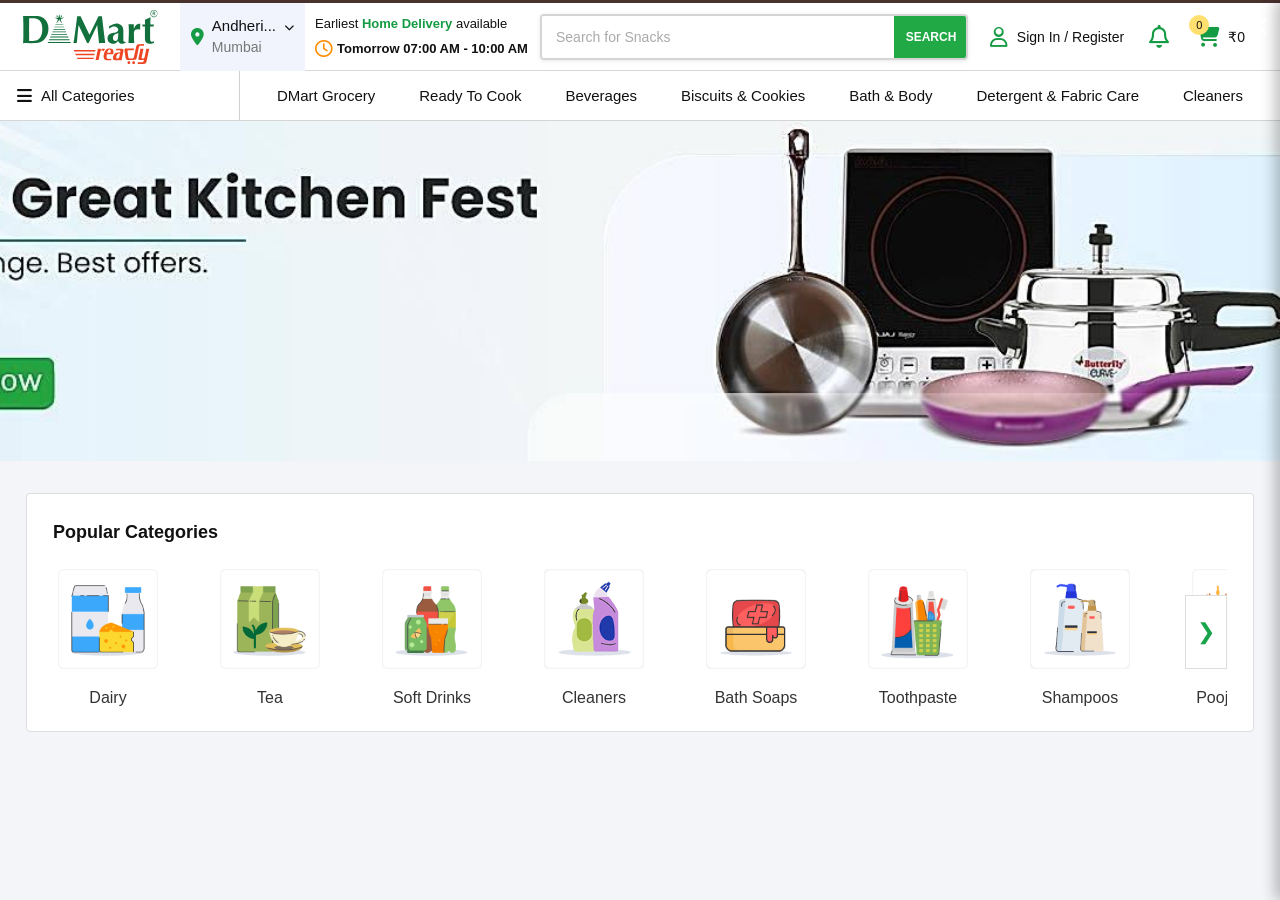
<file: index.html>
<!DOCTYPE html>
<html lang="en">
<head>
    <meta charset="UTF-8">
    <meta name="viewport" content="width=device-width, initial-scale=1.0">
    <title>DMart Ready</title>
    <link rel="stylesheet" href="style.css">
    <link rel="stylesheet" href="https://cdnjs.cloudflare.com/ajax/libs/font-awesome/6.7.2/css/all.min.css">
</head>
<body>
    <header class="header">
        <div class="top-header">
            <div class="logo-box">
                <img src="image/dmart_ready_logo (1).svg" alt="DMart Ready">
            </div>

            <div class="location-box" id="locationButton" >
                <i class="fa-solid fa-location-dot location-icon"></i>
                
                <div class="location-details">
                    <div class="location-name">
                        Andheri...
                        <i class="fa-solid fa-chevron-down"></i>
                    </div>

                    <div class="location-city">
                        Mumbai
                    </div>
                </div>
            </div>

            <div class="delivery-box">
                <div class="delivery-text">
                    Earliest
                    <span>
                        Home Delivery
                    </span>
                    available
                </div>

                <div class="delivery-time">
                    <i class="fa-regular fa-clock"></i>
                    <strong>
                        Tomorrow 07:00 AM - 10:00 AM
                    </strong>
                </div>
            </div>

            <div class="search-box">
                <input type="text" id="searchInput" placeholder="Search for Snacks">
                <button id="searchButton">
                    SEARCH
                </button>
            </div>

            <div class="signin-box" id="signinButton">
                <i class="fa-regular fa-user"></i>
                <span>
                    Sign In / Register
                </span>
            </div>

            <div class="notification-box" id="notificationButton">
                <i class="fa-regular fa-bell"></i>
            </div>

            <div class="cart-box" id="cartButton">
                <div class="cart-icon">
                    <i class="fa-solid fa-cart-shopping"></i>
                    <span>
                        0
                    </span>
                </div>
                <span class="cart-price">
                    ₹0
                </span>
            </div>
        </div>

        <div class="bottom-header">
            <div class="categories">
                <i class="fa-solid fa-bars"></i>
                <span>
                    All Categories
                </span>
            </div>

            <nav class="navigation">
                <a href="#">
                    DMart Grocery
                </a>

                <a href="#">
                    Ready To Cook
                </a>

                <a href="#">
                    Beverages
                </a>

                <a href="biscuits.html">
                    Biscuits & Cookies
                </a>

                <a href="#">
                    Bath & Body
                </a>

                <a href="#">
                    Detergent & Fabric Care
                </a>

                <a href="#">
                    Cleaners
                </a>
            </nav>
        </div>
    </header>

    <div class="common-overlay" id="commonOverlay"></div>

    <div class="location-overlay" id="locationOverlay">
        <div class="location-modal">
          <button class="modal-close location-close" id="closeLocation">
                <i class="fa-solid fa-xmark"></i>
            </button>

            <h2>
                Choose delivery location
            </h2>

            <div class="location-search">
                <i class="fa-solid fa-magnifying-glass"></i>
                <input type="text" id="locationSearchInput" placeholder="Search for area, street name or pincode..">
            </div>

            <div class="map-area">
                <div class="map-icon">
                    <i class="fa-solid fa-location-dot"></i>
                </div>
            </div>

            <div class="location-promotion">
                <div class="promotion-image">
                    <div class="phone-shape">
                        <i class="fa-solid fa-mobile-screen-button"></i>
                    </div>

                    <div class="mini-store">
                        D-Mart
                    </div>

                    <div class="tree tree-one"></div>

                    <div class="tree tree-two"></div>
                </div>

                <div class="promotion-text">
                    <div>
                        Your
                        <strong>
                            Shopping & Savings
                        </strong>
                        Partner
                    </div>
                    <p>
                        One-stop shop for your family needs.
                    </p>
                </div>
            </div>
        </div>
    </div>

    <div class="login-overlay" id="loginOverlay">
        <div class="login-modal">
            <button class="login-close" id="closeLogin">
                <i class="fa-solid fa-xmark"></i>
            </button>
            <div class="login-left">
                <img src="image/auth.svg" alt="DMart Shopping" class="login-image">
            </div>

            <div class="login-right">
                <h2>
                    Let’s Get You Logged In
                </h2>

                <label>
                    Enter your 10 digit mobile number
                </label>

                <div class="mobile-input">
                    <span>
                        +91
                    </span>
                    <input type="tel" id="mobileNumber" maxlength="10">
                </div>
                <p class="terms">
                    By continuing, you agree to our
                    <span>
                        Terms
                    </span>,
                    <span>
                        Refunds
                    </span>
                    and
                    <span>
                        Privacy Policy
                    </span>
                </p>
                <button class="continue-button" id="continueButton" disabled>
                    CONTINUE
                </button>
            </div>
        </div>
    </div>

    <div class="side-drawer notification-drawer" id="notificationDrawer">
        <button class="drawer-close" id="closeNotification">
            <i class="fa-solid fa-xmark"></i>
        </button>
        <div class="drawer-header">
            <h2>
                Notification
            </h2>
        </div>

        <div class="notification-body">
            <img src="image/empty-search.svg" alt="No Notifications" class="notification-empty-image">
            <h3>
                No Notifications Right Now
            </h3>
            <p>
                You are up to date
            </p>
            <button class="green-button">
                EXPLORE MORE
            </button>
        </div>
    </div>
    <div class="side-drawer cart-drawer" id="cartDrawer">
        <button class="drawer-close" id="closeCart">
            <i class="fa-solid fa-xmark"></i>
        </button>
        <div class="drawer-header">
            <h2>
                My cart
            </h2>
        </div>
        <div class="cart-body">
            <img src="image/empty-cart.svg" alt="Empty Cart" class="cart-empty-image">
            <h3>
                No items in your cart
            </h3>
            <p>
                Browse from our wide variety of products &
                <br>
                exciting offers
            </p>
            <button class="green-button">
                START SHOPPING
            </button>
        </div>
    </div>


    <main class="main-section">

        <section class="hero-slider">
            <div class="slider-track" id="sliderTrack"></div>
        </section>


        <section class="popular-categories">
            <h2>Popular Categories</h2>
            <div class="category-slider">
                <button class="category-arrow left-arrow" id="leftArrow" onclick="moveLeft()">
                    &#10094;
                </button>
                <div class="category-window">
                    <div class="category-track" id="categoryTrack"></div>
                </div>

                <button class="category-arrow right-arrow" id="rightArrow" onclick="moveRight()">
                    &#10095;
                </button>
            </div>
        </section>



    </main>





    <!-- JavaScript -->
    <script src="script.js"></script>


</body>

</html>
</file>
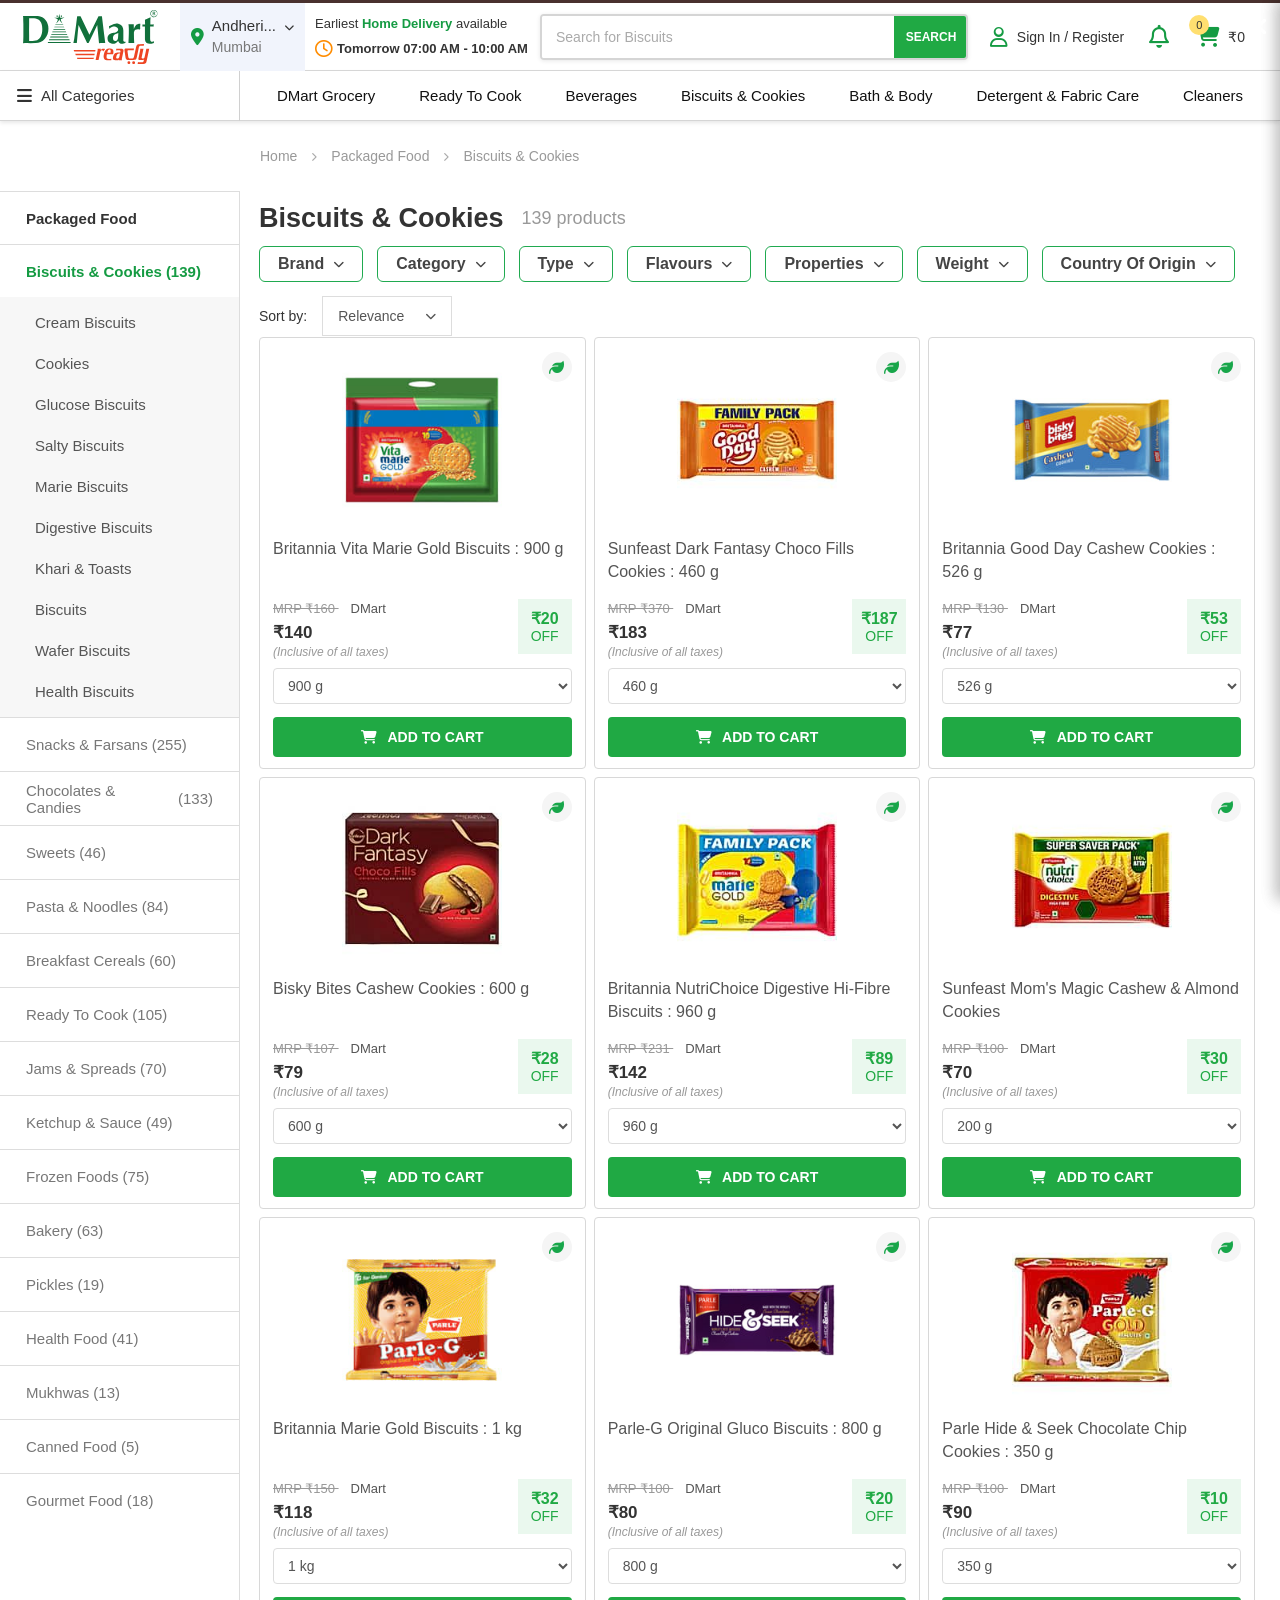
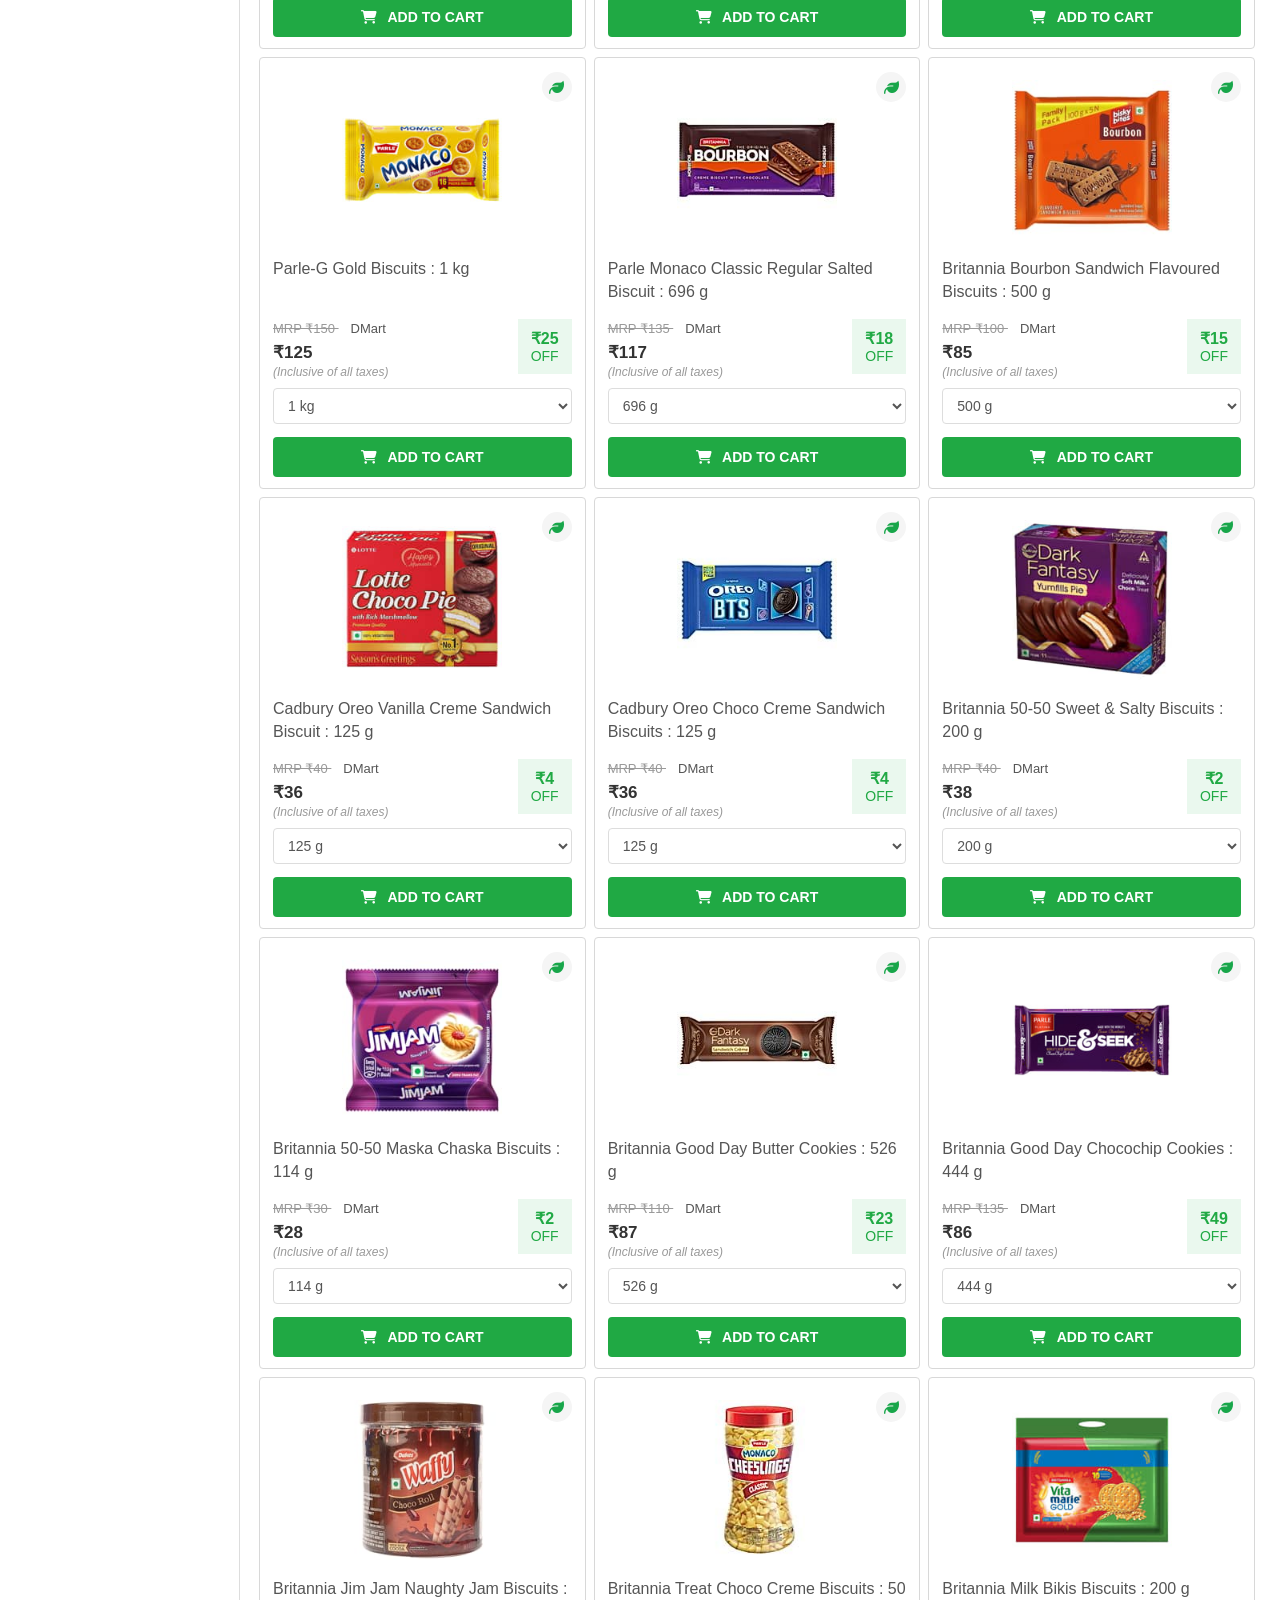
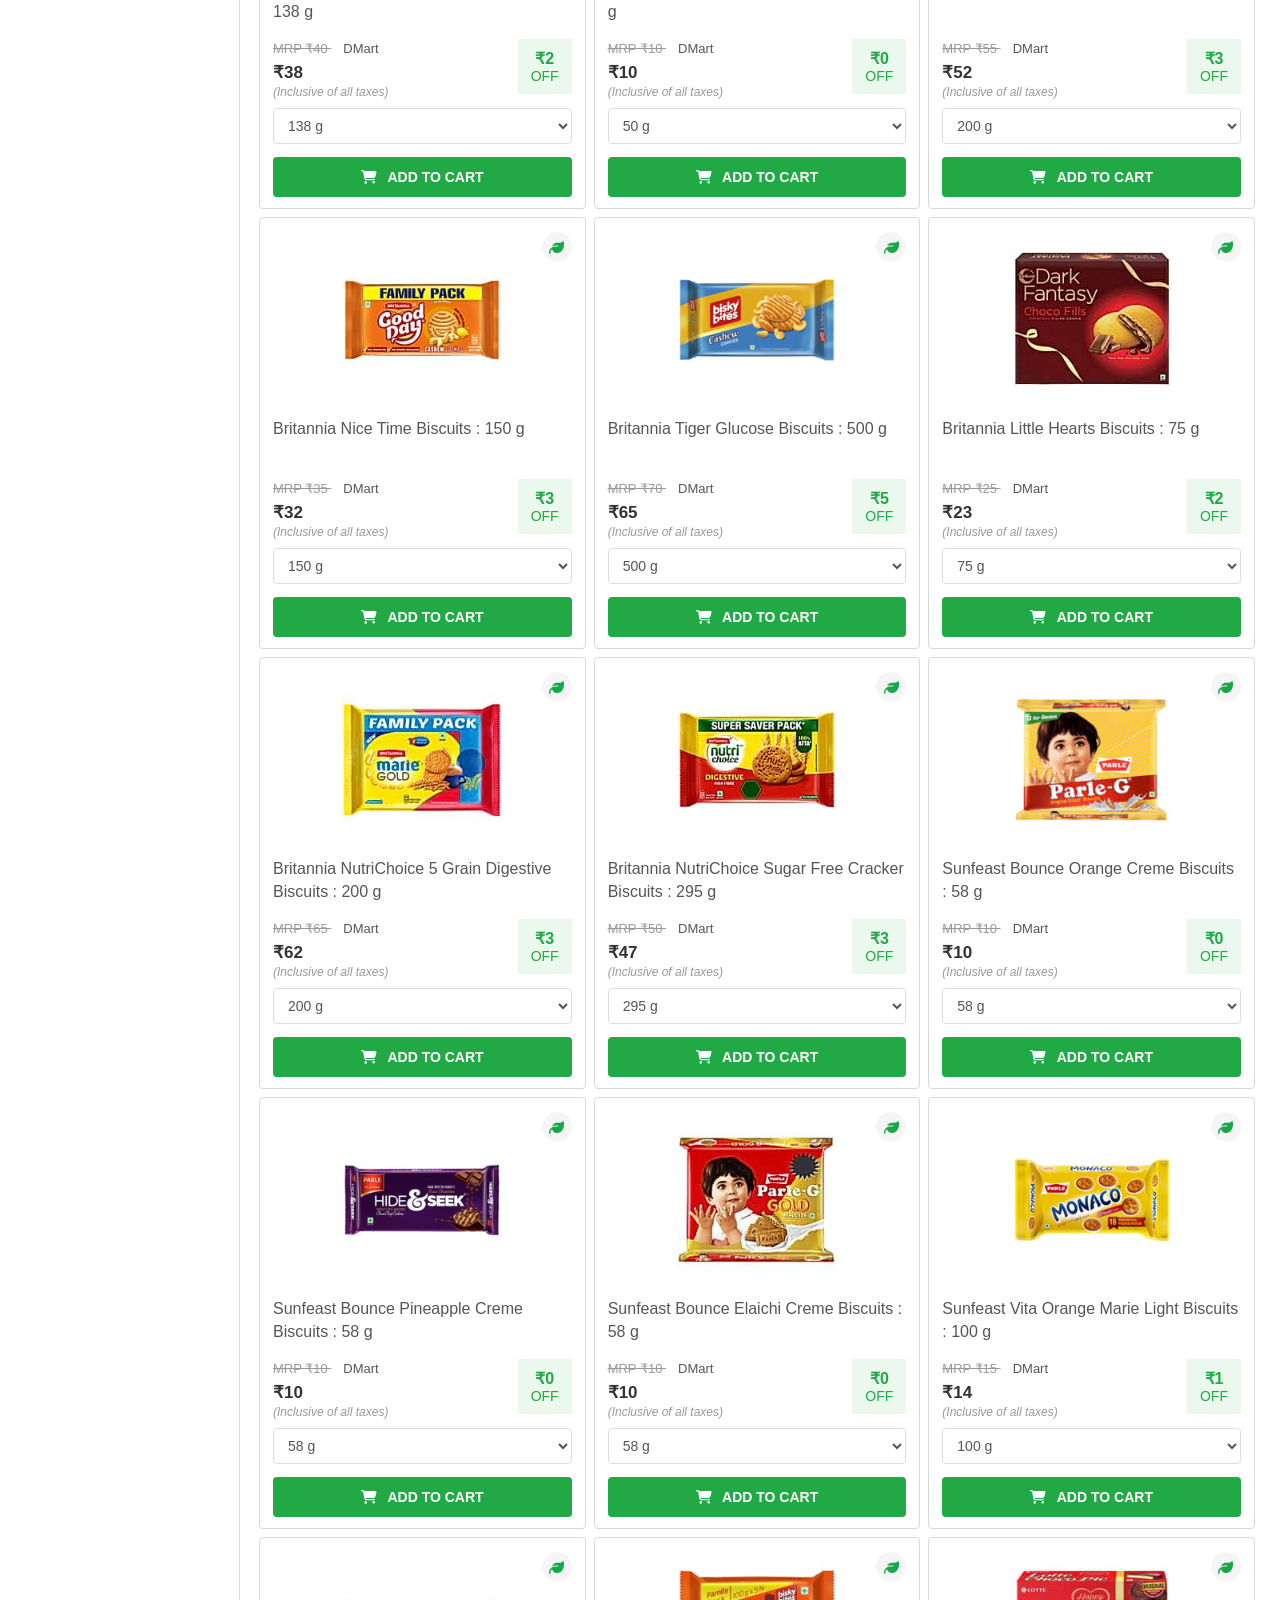
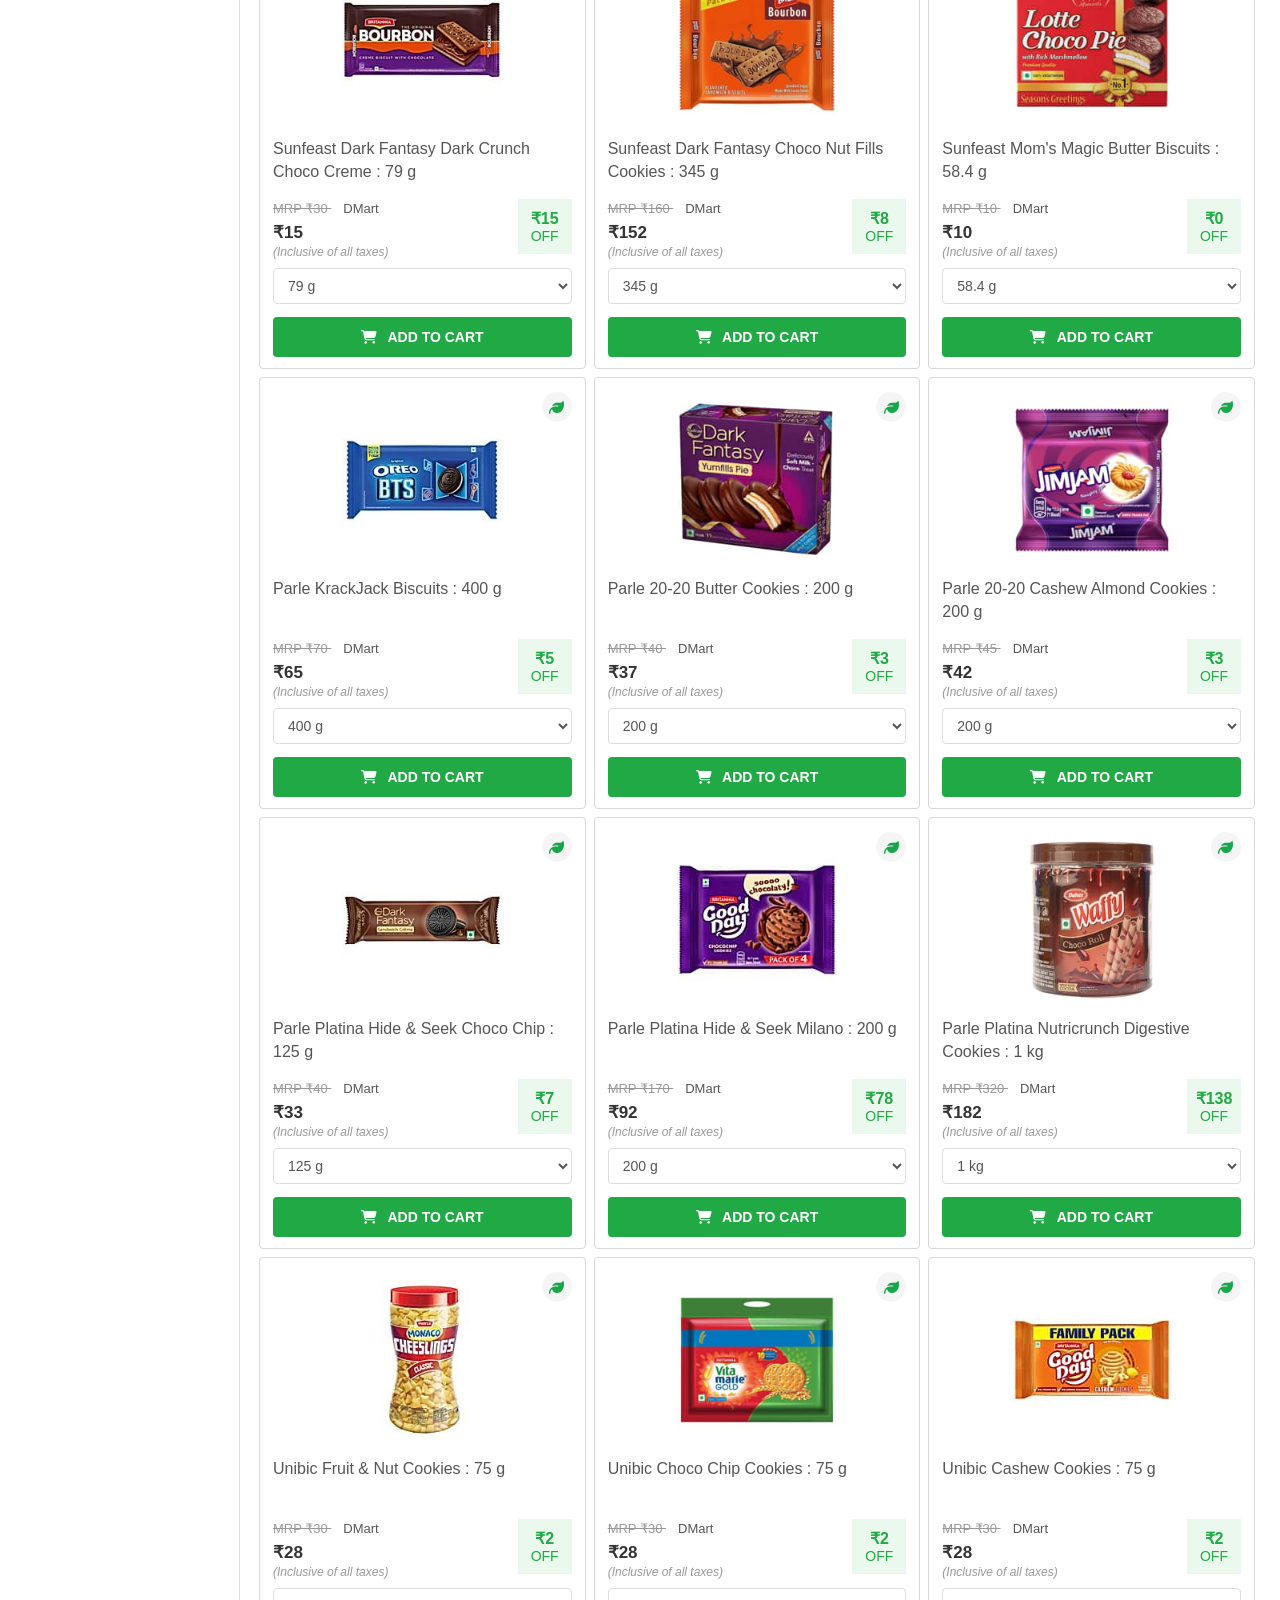
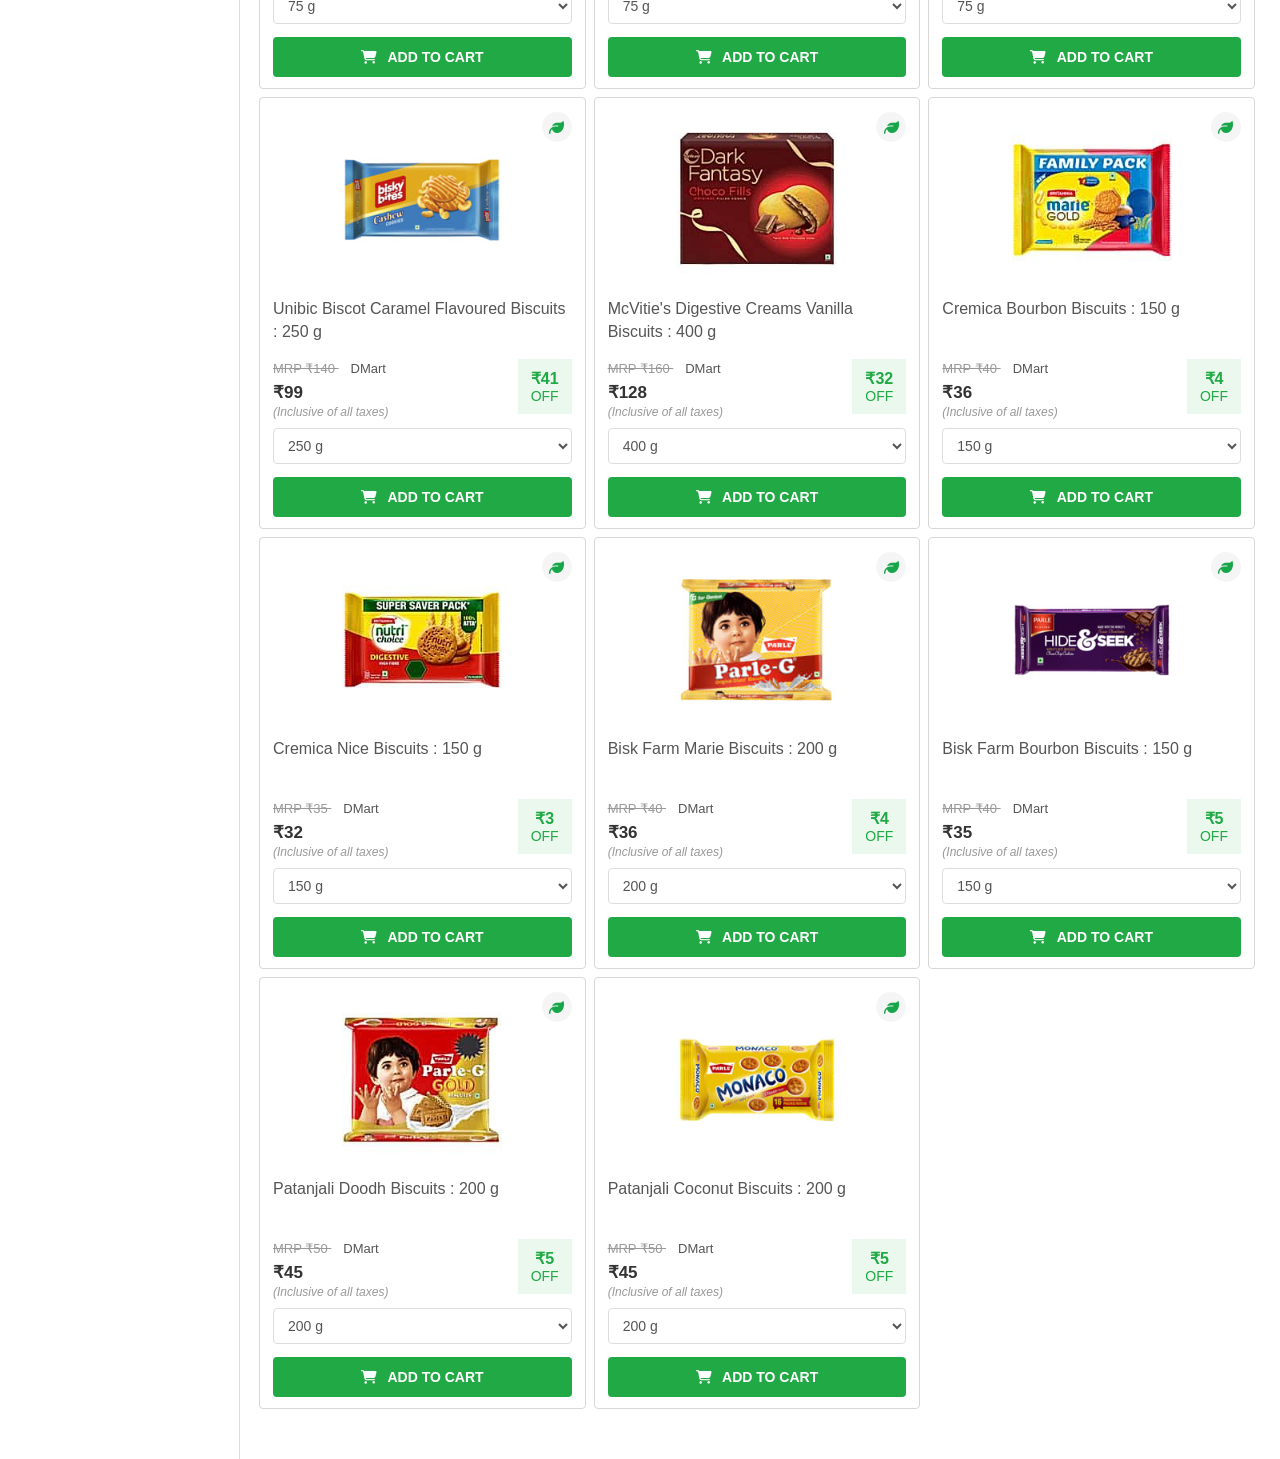
<file: biscuits.html>
<!DOCTYPE html>
<html lang="en">

<head>
    <meta charset="UTF-8">
    <meta name="viewport" content="width=device-width, initial-scale=1.0">
    <title>Biscuits & Cookies - DMart Ready</title>
    <link rel="stylesheet" href="biscuits.css">
    <link rel="stylesheet" href="https://cdnjs.cloudflare.com/ajax/libs/font-awesome/6.7.2/css/all.min.css">
</head>

<body>
    <header class="header">
        <div class="top-header">
            <div class="logo-box">
                <img src="image/dmart_ready_logo (1).svg" alt="DMart Ready">
            </div>

            <div class="location-box" id="locationButton">

                <i class="fa-solid fa-location-dot location-icon"></i>

                <div class="location-details">

                    <div class="location-name">
                        Andheri...
                        <i class="fa-solid fa-chevron-down"></i>
                    </div>

                    <div class="location-city">
                        Mumbai
                    </div>

                </div>

            </div>


            <div class="delivery-box">

                <div class="delivery-text">
                    Earliest
                    <span>Home Delivery</span>
                    available
                </div>

                <div class="delivery-time">

                    <i class="fa-regular fa-clock"></i>

                    <strong>
                        Tomorrow 07:00 AM - 10:00 AM
                    </strong>

                </div>

            </div>


    
            <div class="search-box">

                <input type="text" id="searchInput" placeholder="Search for Biscuits">

                <button id="searchButton">
                    SEARCH
                </button>

            </div>


            <div class="signin-box" id="signinButton">

                <i class="fa-regular fa-user"></i>

                <span>
                    Sign In / Register
                </span>

            </div>

    
            <div class="notification-box" id="notificationButton">

                <i class="fa-regular fa-bell"></i>

            </div>



            <div class="cart-box" id="cartButton">

                <div class="cart-icon">

                    <i class="fa-solid fa-cart-shopping"></i>

                    <span id="cartCount">
                        0
                    </span>

                </div>

                <span class="cart-price" id="cartPrice">
                    ₹0
                </span>

            </div>

        </div>


        <div class="bottom-header">

            <div class="categories">

                <i class="fa-solid fa-bars"></i>

                <span>
                    All Categories
                </span>

            </div>


            <nav class="navigation">

                <a href="index.html">
                    DMart Grocery
                </a>

                <a href="#">
                    Ready To Cook
                </a>

                <a href="#">
                    Beverages
                </a>

                <a href="biscuits.html">
                    Biscuits & Cookies
                </a>

                <a href="#">
                    Bath & Body
                </a>

                <a href="#">
                    Detergent & Fabric Care
                </a>

                <a href="#">
                    Cleaners
                </a>

            </nav>

        </div>

    </header>



    <div class="common-overlay" id="commonOverlay">
    </div>


    <div class="location-overlay" id="locationOverlay">
        <div class="location-modal">
            <button class="modal-close location-close" id="closeLocation">
                <i class="fa-solid fa-xmark"></i>
            </button>

            <h2>
                Choose delivery location
            </h2>

            <div class="location-search">
                <i class="fa-solid fa-magnifying-glass"></i>
                <input type="text" id="locationSearchInput" placeholder="Search for area, street name or pincode..">
            </div>

            <div class="map-area">
                <div class="map-icon">
                    <i class="fa-solid fa-location-dot"></i>
                </div>
            </div>

            <div class="location-promotion">
                <div class="promotion-image">
                    <div class="phone-shape">
                        <i class="fa-solid fa-mobile-screen-button"></i>
                    </div>

                    <div class="mini-store">
                        D-Mart
                    </div>

                    <div class="tree tree-one"></div>

                    <div class="tree tree-two"></div>
                </div>

                <div class="promotion-text">
                    <div>
                        Your
                        <strong>
                            Shopping & Savings
                        </strong>
                        Partner
                    </div>
                    <p>
                        One-stop shop for your family needs.
                    </p>
                </div>
            </div>
        </div>
    </div>


    <div class="login-overlay" id="loginOverlay">

        <div class="login-modal">

            <button class="login-close" id="closeLogin">

                <i class="fa-solid fa-xmark"></i>

            </button>

            <div class="login-left">

                <img src="image/auth.svg" alt="DMart Shopping" class="login-image">

            </div>

            <div class="login-right">

                <h2>
                    Let's Get You Logged In
                </h2>

                <label>
                    Enter your 10 digit mobile number
                </label>

                <div class="mobile-input">

                    <span>
                        +91
                    </span>

                    <input type="tel" id="mobileNumber" maxlength="10">

                </div>

                <p class="terms">

                    By continuing, you agree to our

                    <span>Terms</span>,

                    <span>Refunds</span>

                    and

                    <span>Privacy Policy</span>

                </p>

                <button class="continue-button" id="continueButton" disabled>

                    CONTINUE

                </button>

            </div>

        </div>

    </div>



    <div class="side-drawer notification-drawer" id="notificationDrawer">

        <button class="drawer-close" id="closeNotification">

            <i class="fa-solid fa-xmark"></i>

        </button>

        <div class="drawer-header">

            <h2>
                Notification
            </h2>

        </div>

        <div class="notification-body">

            <img src="image/empty-search.svg" alt="No Notifications" class="notification-empty-image">

            <h3>
                No Notifications Right Now
            </h3>

            <p>
                You are up to date
            </p>

            <button class="green-button">
                EXPLORE MORE
            </button>

        </div>

    </div>


    <div class="side-drawer cart-drawer" id="cartDrawer">

        <button class="drawer-close" id="closeCart">

            <i class="fa-solid fa-xmark"></i>

        </button>


        <div class="drawer-header">

            <h2>
                My cart
            </h2>

        </div>


    
        <div class="cart-items" id="cartItems">

        </div>


        
        <div class="cart-empty" id="cartEmpty">

            <img src="image/empty-cart.svg" alt="Empty Cart">

            <h3>
                No items in your cart
            </h3>

            <p>
                Browse from our wide variety of products &
                <br>
                exciting offers
            </p>

            <button class="green-button">
                START SHOPPING
            </button>

        </div>


        
        <div class="cart-bottom" id="cartBottom">

            <div class="cart-saved">

                <span class="bulb">
                    💡
                </span>

                <strong id="savedAmount">
                    ₹0.0
                </strong>

                <span>
                    Saved
                </span>

            </div>


            <div class="cart-total">

                <strong id="drawerCartTotal">
                    ₹0
                </strong>

                <span>
                    Cart Total
                </span>

                <small id="drawerCartCount">
                    0 Item(s)
                </small>

            </div>


            <button class="full-cart-button">

                FULL CART

                <i class="fa-solid fa-chevron-right"></i>

            </button>

        </div>

    </div>


    <main class="page-container">
        <div class="breadcrumb">

            <span>
                Home
            </span>

            <i class="fa-solid fa-chevron-right"></i>

            <span>
                Packaged Food
            </span>

            <i class="fa-solid fa-chevron-right"></i>

            <span class="current">
                Biscuits & Cookies
            </span>

        </div>


        <div class="content-layout">

            <aside class="sidebar">

                <div class="sidebar-heading">
                    Packaged Food
                </div>


                <div class="sidebar-category active">
                    Biscuits & Cookies
                    <span>(139)</span>
                </div>


                <ul class="subcategory-list">

                    <li>
                        Cream Biscuits
                    </li>

                    <li>
                        Cookies
                    </li>

                    <li>
                        Glucose Biscuits
                    </li>

                    <li>
                        Salty Biscuits
                    </li>

                    <li>
                        Marie Biscuits
                    </li>

                    <li>
                        Digestive Biscuits
                    </li>

                    <li>
                        Khari & Toasts
                    </li>

                    <li>
                        Biscuits
                    </li>

                    <li>
                        Wafer Biscuits
                    </li>

                    <li>
                        Health Biscuits
                    </li>

                </ul>


                <div class="sidebar-main-category">
                    Snacks & Farsans
                    <span>(255)</span>
                </div>

                <div class="sidebar-main-category">
                    Chocolates & Candies
                    <span>(133)</span>
                </div>

                <div class="sidebar-main-category">
                    Sweets
                    <span>(46)</span>
                </div>

                <div class="sidebar-main-category">
                    Pasta & Noodles
                    <span>(84)</span>
                </div>

                <div class="sidebar-main-category">
                    Breakfast Cereals
                    <span>(60)</span>
                </div>

                <div class="sidebar-main-category">
                    Ready To Cook
                    <span>(105)</span>
                </div>

                <div class="sidebar-main-category">
                    Jams & Spreads
                    <span>(70)</span>
                </div>

                <div class="sidebar-main-category">
                    Ketchup & Sauce
                    <span>(49)</span>
                </div>

                <div class="sidebar-main-category">
                    Frozen Foods
                    <span>(75)</span>
                </div>

                <div class="sidebar-main-category">
                    Bakery
                    <span>(63)</span>
                </div>

                <div class="sidebar-main-category">
                    Pickles
                    <span>(19)</span>
                </div>

                <div class="sidebar-main-category">
                    Health Food
                    <span>(41)</span>
                </div>

                <div class="sidebar-main-category">
                    Mukhwas
                    <span>(13)</span>
                </div>

                <div class="sidebar-main-category">
                    Canned Food
                    <span>(5)</span>
                </div>

                <div class="sidebar-main-category">
                    Gourmet Food
                    <span>(18)</span>
                </div>

            </aside>


            <section class="products-section">

                <div class="page-title">

                    <h1>
                        Biscuits & Cookies
                    </h1>

                    <span>
                        139 products
                    </span>

                </div>

                <div class="filters">

                    <button class="filter-button">
                        Brand
                        <i class="fa-solid fa-chevron-down"></i>
                    </button>

                    <button class="filter-button">
                        Category
                        <i class="fa-solid fa-chevron-down"></i>
                    </button>

                    <button class="filter-button">
                        Type
                        <i class="fa-solid fa-chevron-down"></i>
                    </button>

                    <button class="filter-button">
                        Flavours
                        <i class="fa-solid fa-chevron-down"></i>
                    </button>

                    <button class="filter-button">
                        Properties
                        <i class="fa-solid fa-chevron-down"></i>
                    </button>

                    <button class="filter-button">
                        Weight
                        <i class="fa-solid fa-chevron-down"></i>
                    </button>

                    <button class="filter-button">
                        Country Of Origin
                        <i class="fa-solid fa-chevron-down"></i>
                    </button>


                    <div class="sort-box">

                        <span>
                            Sort by:
                        </span>

                        <button>
                            Relevance
                            <i class="fa-solid fa-chevron-down"></i>
                        </button>

                    </div>

                </div>

                <div class="product-grid" id="productGrid">

                </div>

            </section>

        </div>

    </main>




    <script src="biscuits.js"></script>

</body>

</html>
</file>
<file: style.css>
* {
    margin: 0;
    padding: 0;
    box-sizing: border-box;
}


body {
    font-family: Arial, Helvetica, sans-serif;
    min-width: 1200px;
    color: #111;
    background-color: #f4f5f8;
}


.header {
    width: 100%;
    background-color: white;
    border-top: 3px solid #49312e;
}



.top-header {
    width: 100%;
    height: 68px;
    display: flex;
    align-items: center;
    border-bottom: 1px solid #d8d8d8;
}
.logo-box {
    width: 180px;
    height: 68px;
    display: flex;
    align-items: center;
    justify-content: center;
    flex-shrink: 0;
}
.logo-box img {
    width: 135px;
    height: auto;
    display: block;
}


.location-box {
    width: 125px;
    height: 68px;
    display: flex;
    align-items: center;
    justify-content: center;
    gap: 8px;
    background-color: #f1f4fc;
    cursor: pointer;
    flex-shrink: 0;
}

.location-icon {
    color: #159b43;
    font-size: 17px;
}

.location-details {
    line-height: 1.1;
}

.location-name {
    font-size: 15px;
    font-weight: 500;
    white-space: nowrap;
}


.location-name i {
    font-size: 10px;
    margin-left: 4px;
}

.location-city {
    margin-top: 5px;
    color: #777;
    font-size: 14px;
}

.delivery-box {
    width: 235px;
    height: 68px;
    display: flex;
    flex-direction: column;
    justify-content: center;
    padding-left: 10px;
    flex-shrink: 0;
}

.delivery-text {
    font-size: 13px;
    white-space: nowrap;
}


.delivery-text span {
    color: #159b43;
    font-weight: 600;
}

.delivery-time {
    display: flex;
    align-items: center;
    gap: 5px;
    margin-top: 9px;
    white-space: nowrap;
}

.delivery-time i {
    color: #ff8c00;
    font-size: 17px;
}

.delivery-time strong {
    font-size: 13px;
    font-weight: 600;
}

.search-box {
    height: 46px;
    flex: 1;
    display: flex;
    border: 2px solid #d5d5d5;
    border-radius: 4px;
    box-shadow: 0 1px 4px #00000018;
    overflow: hidden;
}

.search-box input {
    width: 100%;
    height: 42px;
    padding: 0 14px;
    border: none;
    outline: none;
    font-size: 14px;
}

.search-box input::placeholder {
    color: #aaa;
}

.search-box button {
    width: 90px;
    height: 46px;
    margin-top: -2px;
    margin-right: -2px;
    border: none;
    background-color: #20a944;
    color: white;
    font-size: 12px;
    font-weight: bold;
    cursor: pointer;
}

.search-box button:hover {
    background-color: #178d37;
}

.signin-box {
    height: 68px;
    display: flex;
    align-items: center;
    gap: 9px;
    margin-left: 22px;
    margin-right: 25px;
    white-space: nowrap;
    cursor: pointer;
}

.signin-box i {
    color: #159b43;
    font-size: 20px;
}

.signin-box span {
    font-size: 14px;
}

.notification-box {
    margin-right: 27px;
    cursor: pointer;
}

.notification-box i {
    color: #159b43;
    font-size: 23px;
}

.cart-box {
    display: flex;
    align-items: center;
    gap: 8px;
    margin-right: 35px;
    cursor: pointer;
}

.cart-icon {
    position: relative;
}


.cart-icon i {
    color: #159b43;
    font-size: 21px;
}

.cart-icon span {
    position: absolute;
    top: -11px;
    left: -7px;
    width: 20px;
    height: 20px;
    display: flex;
    align-items: center;
    justify-content: center;
    border-radius: 50%;
    background-color: #ffdf70;
    font-size: 11px;
}

.cart-price {
    font-size: 14px;
}

.bottom-header {
    width: 100%;
    height: 50px;
    display: flex;
    align-items: center;
    border-bottom: 1px solid #d5d5d5;
}

.categories {
    width: 240px;
    height: 50px;
    display: flex;
    align-items: center;
    gap: 9px;
    padding-left: 17px;
    border-right: 1px solid #d0d0d0;
    flex-shrink: 0;
    cursor: pointer;
}

.categories i {
    font-size: 17px;
}

.categories span {
    font-size: 15px;
}

.navigation {
    height: 50px;
    flex: 1;
    display: flex;
    align-items: center;
    justify-content: space-around;
    padding: 0 15px;
}

.navigation a {
    color: #111;
    text-decoration: none;
    font-size: 15px;
    white-space: nowrap;
    cursor: pointer;
}

.navigation a:hover {
    text-decoration: underline;
}

.common-overlay {
    position: fixed;
    top: 0;
    left: 0;
    width: 100%;
    height: 100%;
    background-color: rgba(0, 0, 0, 0.55);
    display: none;
    z-index: 900;
}

.common-overlay.active {
    display: block;
}

.location-overlay {
    position: fixed;
    top: 0;
    left: 0;
    width: 100%;
    height: 100%;
    background-color: rgba(0, 0, 0, 0.55);
    display: none;
    align-items: center;
    justify-content: center;
    z-index: 1000;
}

.location-overlay.active {
    display: flex;
}

.location-modal {
    position: relative;
    width: 660px;
    height: 545px;
    background-color: white;
    border-radius: 4px;
    box-shadow: 0 10px 35px rgba(0, 0, 0, 0.35);
    overflow: visible;
}

.modal-close {
    border: none;
    background: transparent;
    color: white;
    cursor: pointer;
}

.location-close {
    position: absolute;
    top: -3px;
    right: -45px;
    width: 35px;
    height: 35px;
    font-size: 25px;
}

.location-close:hover {
    color: #ddd;
}

.location-modal h2 {
    width: 100%;
    text-align: center;
    padding-top: 27px;
    font-size: 22px;
    font-weight: 600;
    color: #202020;
}

.location-search {
    width: calc(100% - 54px);
    height: 49px;
    margin: 20px auto 0;
    display: flex;
    align-items: center;
    border: 1px solid #20aa50;
    border-radius: 4px;
}

.location-search i {
    margin-left: 17px;
    color: #a5a5a5;
    font-size: 16px;
}

.location-search input {
    width: 100%;
    height: 47px;
    padding: 0 14px;
    border: none;
    outline: none;
    font-size: 14px;
}

.location-search input::placeholder {
    color: #888;
}

.map-area {
    width: 100%;
    height: 310px;
    display: flex;
    align-items: center;
    justify-content: center;
}

.map-icon {
    width: 84px;
    height: 84px;
    display: flex;
    align-items: center;
    justify-content: center;
    border-radius: 50%;
    background-color: #f0f0f0;
}

.map-icon i {
    color: #ec6666;
    font-size: 48px;
}

.location-promotion {
    position: absolute;
    bottom: 22px;
    left: 22px;
    width: calc(100% - 44px);
    height: 86px;
    display: flex;
    align-items: center;
    border-radius: 9px;
    background-color: #eaf4ff;
    overflow: hidden;
}

.promotion-image {
    position: relative;
    width: 190px;
    height: 86px;
    background: linear-gradient(
        100deg,
        #dcecff,
        #eaf5ff
    );
}

.phone-shape {
    position: absolute;
    left: 27px;
    bottom: 5px;
    width: 37px;
    height: 61px;
    display: flex;
    align-items: center;
    justify-content: center;
    border: 3px solid #ffb91f;
    border-radius: 5px;
    background-color: white;
}

.phone-shape i {
    color: #24a64a;
    font-size: 23px;
}

.mini-store {
    position: absolute;
    left: 66px;
    top: 17px;
    width: 74px;
    height: 40px;
    display: flex;
    align-items: center;
    justify-content: center;
    background-color: #23a94b;
    border-radius: 3px;
    color: white;
    font-size: 11px;
    font-weight: bold;
}

.tree {
    position: absolute;
    bottom: 0;
    width: 15px;
    height: 30px;
    border-radius: 50% 50% 0 0;
    background-color: #62a75b;
}

.tree-one {
    left: 150px;
}

.tree-two {
    left: 168px;
    height: 22px;
}


.promotion-text {
    padding-left: 10px;
    color: #444;
    font-size: 20px;
}

.promotion-text strong {
    color: #e6421d;
}

.promotion-text p {
    margin-top: 7px;
    font-size: 16px;
    color: #555;
}

.login-overlay {
    position: fixed;
    top: 0;
    left: 0;
    width: 100%;
    height: 100%;
    display: none;
    align-items: center;
    justify-content: center;
    background-color: rgba(0, 0, 0, 0.55);
    z-index: 1100;
}

.login-overlay.active {
    display: flex;
}

.login-modal {
    position: relative;
    width: 775px;
    height: 600px;
    display: flex;
    background-color: white;
    box-shadow: 0 8px 30px rgba(0, 0, 0, 0.35);
    overflow: visible;
}

.login-close {
    position: absolute;
    top: 0;
    right: -38px;
    width: 38px;
    height: 38px;
    border: none;
    background-color: #168c35;
    color: white;
    font-size: 22px;
    cursor: pointer;
    z-index: 10;
}

.login-close:hover {
    background-color: #0f702a;
}

.login-left {
    width: 43%;
    height: 600px;
    display: flex;
    align-items: center;
    justify-content: center;
    background-color: #c1e8ca;
    overflow: hidden;
}

.login-image {
    width: 92%;
    height: auto;
    object-fit: contain;
}

.login-right {
    width: 57%;
    height: 600px;
    padding: 17px 52px;
}

.login-right h2 {
    text-align: center;
    font-size: 19px;
    font-weight: 600;
    margin-bottom: 46px;
}

.login-right label {
    display: block;
    margin-bottom: 10px;
    color: #999;
    font-size: 15px;
}

.mobile-input {
    width: 100%;
    height: 38px;
    display: flex;
    align-items: center;
    border: 1px solid #d6d6d6;
    border-radius: 4px;
}

.mobile-input span {
    padding-left: 14px;
    color: #777;
    font-size: 14px;
}


.mobile-input input {
    width: 100%;
    height: 36px;
    border: none;
    outline: none;
    padding: 0 8px;
    font-size: 14px;
}

.terms {
    margin-top: 28px;
    color: #999;
    font-size: 14px;
    line-height: 22px;
}

.terms span {
    color: #1ca449;
}

.continue-button {
    width: 100%;
    height: 40px;
    margin-top: 38px;
    border: none;
    border-radius: 4px;
    background-color: #d5d5d5;
    color: #999;
    font-size: 14px;
    font-weight: bold;
    cursor: not-allowed;
}

.side-drawer {
    position: fixed;
    top: 0;
    right: 0;
    width: 525px;
    height: 100vh;
    background-color: white;
    transform: translateX(100%);
    transition: transform 0.3s ease;
    z-index: 1200;
    box-shadow: -4px 0 15px rgba(0, 0, 0, 0.15);
    border-right: 7px solid #20a944;
}

.side-drawer.active {
    transform: translateX(0);
}


.drawer-close {
    position: absolute;
    top: 10px;
    left: -40px;
    width: 35px;
    height: 35px;
    border: none;
    background-color: transparent;
    color: white;
    font-size: 25px;
    cursor: pointer;
    z-index: 10;
}

.drawer-close:hover {
    color: #ddd;
}

.drawer-header {
    width: 100%;
    height: 69px;
    display: flex;
    align-items: center;
    padding-left: 19px;
    border-bottom: 1px solid #ddd;
}


.drawer-header h2 {
    font-size: 22px;
    font-weight: 600;
}


.notification-body {
    width: 100%;
    height: calc(100vh - 69px);
    display: flex;
    flex-direction: column;
    align-items: center;
    padding-top: 110px;
    text-align: center;
}


.notification-empty-image {
    width: 175px;
    height: 175px;
    object-fit: contain;
    display: block;
}


.notification-body h3 {
    margin-top: 28px;
    font-size: 18px;
    font-weight: 600;
}


.notification-body p {
    margin-top: 13px;
    color: #999;
    font-size: 15px;
}

.cart-body {
    width: 100%;
    height: calc(100vh - 69px);
    display: flex;
    flex-direction: column;
    align-items: center;
    padding-top: 35px;
    text-align: center;
}


.cart-empty-image {
    width: 270px;
    height: 270px;
    object-fit: contain;
    display: block;
}


.cart-body h3 {
    margin-top: 12px;
    font-size: 22px;
    font-weight: 600;
}


.cart-body p {
    margin-top: 13px;
    color: #999;
    font-size: 16px;
    line-height: 22px;
}

.green-button {
    margin-top: 30px;
    padding: 11px 19px;
    border: none;
    border-radius: 5px;
    background-color: #20a944;
    color: white;
    font-size: 14px;
    font-weight: bold;
    cursor: pointer;
    box-shadow: 0 2px 5px #00000030;
}


.green-button:hover {
    background-color: #178d37;
}


.hero-slider {
    width: 100%;
    height: 340px;
    overflow: hidden;
    position: relative;
    background-color: #ffffff;
}

.slider-track {
    width: 100%;
    height: 100%;
    display: flex;
    transform: translateX(0);
    transition: transform 0.6s ease-in-out;
}

.slide {
    width: 100%;
    height: 340px;
    flex: 0 0 100%;
}

.slide img {
    width: 100%;
    height: 340px;
    display: block;
    object-fit: cover;
}


.popular-categories {
    width: calc(100% - 52px);
    margin: 32px auto 0;
    padding: 28px 26px 24px;
    background-color: #ffffff;
    border: 1px solid #dddddd;
    border-radius: 4px;
    box-sizing: border-box;
}


.popular-categories h2 {
    margin: 0 0 22px;
    font-size: 18px;
    font-weight: 600;
    color: #111111;
}

.category-slider {
    width: 100%;
    position: relative;
    display: flex;
    align-items: center;
}

.category-window {
    width: 100%;
    overflow: hidden;
}

.category-track {
    display: flex;
    gap: 52px;
    transition: transform 0.35s ease-in-out;
    will-change: transform;
}

.category-item {
    flex: 0 0 110px;
    width: 110px;
    text-align: center;
}

.category-image {
    width: 110px;
    height: 108px;
    display: flex;
    align-items: center;
    justify-content: center;
    background-color: transparent;
    border: none;
    box-sizing: border-box;
}

.category-image img {
    width: 100px;
    height: 100px;
    display: block;
    object-fit: contain;
}

.category-name {
    margin-top: 16px;
    font-size: 16px;
    font-weight: 500;
    color: #333333;
    white-space: nowrap;
}

.category-arrow {
    position: absolute;
    top: 30px;
    width: 42px;
    height: 74px;
    z-index: 10;
    border: 1px solid #dddddd;
    background-color: #ffffff;
    color: #16a34a;
    font-size: 22px;
    cursor: pointer;
    display: flex;
    align-items: center;
    justify-content: center;
    padding: 0;
}

.category-arrow:hover {
    background-color: #ffffff;
}

.left-arrow {
    left: 0;
}

.right-arrow {
    right: 0;
}
</file>
<file: biscuits.css>
* {
    margin: 0;
    padding: 0;
    box-sizing: border-box;
}

body {
    font-family: Arial, Helvetica, sans-serif;
    min-width: 1200px;
    color: #333;
    background-color: #ffffff;
}

.header {
    width: 100%;
    background-color: white;
    border-top: 3px solid #49312e;
}



.top-header {
    width: 100%;
    height: 68px;

    display: flex;
    align-items: center;

    border-bottom: 1px solid #d8d8d8;
}



.logo-box {
    width: 180px;
    height: 68px;

    display: flex;
    align-items: center;
    justify-content: center;

    flex-shrink: 0;
}

.logo-box img {
    width: 135px;
    height: auto;
}



.location-box {
    width: 125px;
    height: 68px;

    display: flex;
    align-items: center;
    justify-content: center;

    gap: 8px;

    background-color: #f1f4fc;

    cursor: pointer;

    flex-shrink: 0;
}

.location-icon {
    color: #159b43;
    font-size: 17px;
}

.location-details {
    line-height: 1.1;
}

.location-name {
    font-size: 15px;
    font-weight: 500;
    white-space: nowrap;
}

.location-name i {
    font-size: 10px;
    margin-left: 4px;
}

.location-city {
    margin-top: 5px;
    color: #777;
    font-size: 14px;
}



.delivery-box {
    width: 235px;
    height: 68px;

    display: flex;
    flex-direction: column;
    justify-content: center;

    padding-left: 10px;

    flex-shrink: 0;
}

.delivery-text {
    font-size: 13px;
    white-space: nowrap;
}

.delivery-text span {
    color: #159b43;
    font-weight: 600;
}

.delivery-time {
    display: flex;
    align-items: center;

    gap: 5px;

    margin-top: 9px;

    white-space: nowrap;
}

.delivery-time i {
    color: #ff8c00;
    font-size: 17px;
}

.delivery-time strong {
    font-size: 13px;
}




.search-box {
    height: 46px;

    flex: 1;

    display: flex;

    border: 2px solid #d5d5d5;
    border-radius: 4px;

    overflow: hidden;

    box-shadow: 0 1px 4px #00000018;
}

.search-box input {
    width: 100%;
    height: 42px;

    padding: 0 14px;

    border: none;
    outline: none;

    font-size: 14px;
}

.search-box input::placeholder {
    color: #aaa;
}

.search-box button {
    width: 90px;
    height: 46px;

    margin-top: -2px;
    margin-right: -2px;

    border: none;

    background-color: #20a944;

    color: white;

    font-size: 12px;
    font-weight: bold;

    cursor: pointer;
}

.search-box button:hover {
    background-color: #178d37;
}




.signin-box {
    height: 68px;

    display: flex;
    align-items: center;

    gap: 9px;

    margin-left: 22px;
    margin-right: 25px;

    white-space: nowrap;

    cursor: pointer;
}

.signin-box i {
    color: #159b43;
    font-size: 20px;
}

.signin-box span {
    font-size: 14px;
}




.notification-box {
    margin-right: 27px;
    cursor: pointer;
}

.notification-box i {
    color: #159b43;
    font-size: 23px;
}



.cart-box {
    display: flex;
    align-items: center;

    gap: 8px;

    margin-right: 35px;

    cursor: pointer;
}

.cart-icon {
    position: relative;
}

.cart-icon i {
    color: #159b43;
    font-size: 21px;
}

.cart-icon span {
    position: absolute;

    top: -11px;
    left: -7px;

    width: 20px;
    height: 20px;

    display: flex;
    align-items: center;
    justify-content: center;

    border-radius: 50%;

    background-color: #ffdf70;

    font-size: 11px;
}

.cart-price {
    font-size: 14px;
}


.bottom-header {
    width: 100%;
    height: 50px;

    display: flex;
    align-items: center;

    border-bottom: 1px solid #d5d5d5;

    box-shadow: 0 2px 4px #00000018;
}

.categories {
    width: 240px;
    height: 50px;

    display: flex;
    align-items: center;

    gap: 9px;

    padding-left: 17px;

    border-right: 1px solid #d0d0d0;

    flex-shrink: 0;
}

.categories i {
    font-size: 17px;
}

.categories span {
    font-size: 15px;
}

.navigation {
    height: 50px;

    flex: 1;

    display: flex;
    align-items: center;
    justify-content: space-around;

    padding: 0 15px;
}

.navigation a {
    color: #111;

    text-decoration: none;

    font-size: 15px;

    white-space: nowrap;
}

.navigation a:hover {
    text-decoration: underline;
}



.page-container {
    width: 100%;
}


/* BREADCRUMB */

.breadcrumb {
    height: 70px;

    display: flex;
    align-items: center;

    gap: 14px;

    padding-left: 260px;

    color: #999;

    font-size: 14px;
}

.breadcrumb i {
    font-size: 9px;
    color: #aaa;
}

.breadcrumb .current {
    color: #999;
}




.content-layout {
    display: flex;
    width: 100%;
}



.sidebar {
    width: 240px;

    flex-shrink: 0;

    border-right: 1px solid #ddd;

    background-color: #fff;
}


.sidebar-heading {
    height: 54px;

    display: flex;
    align-items: center;

    padding-left: 26px;

    border-top: 1px solid #ddd;
    border-bottom: 1px solid #ddd;

    font-size: 15px;
    font-weight: 600;
}


.sidebar-category {
    min-height: 52px;

    display: flex;
    align-items: center;

    padding-left: 26px;

    font-size: 15px;
}

.sidebar-category span {
    margin-left: 4px;
}

.sidebar-category.active {
    color: #159b43;
    font-weight: 600;

    background-color: #fff;
}


.subcategory-list {
    list-style: none;

    background-color: #f7f7f7;

    padding: 5px 0 5px 0;
}

.subcategory-list li {
    height: 41px;

    display: flex;
    align-items: center;

    padding-left: 35px;

    font-size: 15px;

    color: #555;

    cursor: pointer;
}

.subcategory-list li:hover {
    color: #159b43;
}


.sidebar-main-category {
    min-height: 54px;

    display: flex;
    align-items: center;

    padding: 0 26px;

    border-top: 1px solid #ddd;

    color: #777;

    font-size: 15px;
}

.sidebar-main-category span {
    margin-left: 4px;
}


.products-section {
    flex: 1;

    padding: 0 25px 50px 19px;

    min-width: 0;
}



.page-title {
    height: 55px;

    display: flex;
    align-items: center;

    gap: 18px;
}

.page-title h1 {
    font-size: 27px;
    color: #333;
}

.page-title span {
    font-size: 18px;
    color: #999;
}


.filters {
    width: 100%;

    min-height: 55px;

    display: flex;
    align-items: center;

    gap: 14px;

    margin-bottom: 1px;
}

.filter-button {
    height: 36px;

    padding: 0 18px;

    display: flex;
    align-items: center;

    gap: 9px;

    background-color: white;

    border: 1px solid #20aa50;

    border-radius: 6px;

    color: #444;

    font-size: 16px;
    font-weight: 600;

    cursor: pointer;

    white-space: nowrap;
}

.filter-button i {
    font-size: 11px;
}

.filter-button:hover {
    background-color: #f1fff5;
}



.sort-box {
    margin-left: auto;

    display: flex;
    align-items: center;

    gap: 15px;

    white-space: nowrap;
}

.sort-box > span {
    font-size: 14px;
}

.sort-box button {
    height: 40px;

    min-width: 130px;

    padding: 0 15px;

    background-color: white;

    border: 1px solid #ddd;

    color: #555;

    font-size: 14px;

    display: flex;
    align-items: center;
    justify-content: space-between;

    cursor: pointer;
}

.sort-box button i {
    font-size: 11px;
}


.product-grid {
    display: grid;

    grid-template-columns:
        repeat(4, minmax(220px, 1fr));

    gap: 8px;
}


.product-card {
    min-height: 428px;

    background-color: white;

    border: 1px solid #d8d8d8;

    border-radius: 4px;

    padding: 14px 13px 11px;

    position: relative;

    transition: box-shadow 0.2s;
}

.product-card:hover {
    box-shadow: 0 2px 8px #00000018;
}



.product-image-box {
    width: 100%;
    height: 175px;

    display: flex;
    align-items: center;
    justify-content: center;

    position: relative;
}

.product-image {
    width: 175px;
    height: 160px;

    object-fit: contain;
}



.product-badge {
    position: absolute;

    top: 0;
    right: 0;

    width: 30px;
    height: 30px;

    border-radius: 50%;

    background-color: #f5f5f5;

    display: flex;
    align-items: center;
    justify-content: center;
}

.product-badge i {
    color: #18a64a;
    font-size: 15px;
}




.product-name {
    min-height: 54px;

    margin-top: 10px;

    color: #555;

    font-size: 16px;

    line-height: 23px;
}


.price-row {
    display: flex;
    align-items: flex-start;

    margin-top: 8px;
}

.price-details {
    flex: 1;
}

.price-label {
    color: #999;
    font-size: 13px;
}

.mrp {
    color: #999;

    font-size: 13px;

    text-decoration: line-through;

    margin-right: 12px;
}

.dmart-label {
    color: #555;
    font-size: 13px;
}

.dmart-price {
    color: #333;

    font-size: 17px;

    font-weight: 600;

    margin-top: 5px;
}

.discount {
    width: 54px;
    min-height: 55px;

    display: flex;
    flex-direction: column;
    align-items: center;
    justify-content: center;

    background-color: #eaf8ee;

    color: #20a944;

    font-size: 14px;
}

.discount strong {
    font-size: 16px;
}




.tax {
    margin-top: 2px;

    color: #999;

    font-size: 12px;

    font-style: italic;
}


.variant-select {
    width: 100%;
    height: 36px;

    margin-top: 9px;

    padding: 0 10px;

    border: 1px solid #ddd;

    border-radius: 4px;

    background-color: white;

    color: #555;

    font-size: 14px;

    outline: none;
}



.add-cart-button {
    width: 100%;
    height: 40px;

    margin-top: 13px;

    border: none;

    border-radius: 4px;

    background-color: #20a944;

    color: white;

    font-size: 14px;

    font-weight: bold;

    cursor: pointer;
}

.add-cart-button:hover {
    background-color: #178d37;
}

.add-cart-button i {
    margin-right: 7px;
}


.quantity-controller {
    width: 100%;
    height: 40px;

    margin-top: 13px;

    display: flex;

    border: 1px solid #ddd;
}

.quantity-controller button {
    width: 52px;

    border: none;

    background-color: #20a944;

    color: white;

    font-size: 18px;

    cursor: pointer;
}

.quantity-controller .delete-button {
    background-color: #20a944;
}

.quantity-controller .quantity-number {
    flex: 1;

    display: flex;
    align-items: center;
    justify-content: center;

    color: #333;

    font-size: 15px;
}



.common-overlay {
    position: fixed;

    top: 0;
    left: 0;

    width: 100%;
    height: 100%;

    background-color: rgba(0, 0, 0, 0.55);

    display: none;

    z-index: 900;
}

.common-overlay.active {
    display: block;
}



.location-overlay {
    position: fixed;

    top: 0;
    left: 0;

    width: 100%;
    height: 100%;

    background-color: rgba(0, 0, 0, 0.55);

    display: none;

    align-items: center;
    justify-content: center;

    z-index: 1000;
}

.location-overlay.active {
    display: flex;
}

.location-modal {
    position: relative;

    width: 660px;
    height: 545px;

    background-color: white;

    border-radius: 4px;

    box-shadow: 0 10px 35px rgba(0, 0, 0, 0.35);
}

.modal-close {
    position: absolute;

    top: -5px;
    right: -45px;

    width: 35px;
    height: 35px;

    border: none;

    background: transparent;

    color: white;

    font-size: 25px;

    cursor: pointer;
}

.location-modal h2 {
    text-align: center;

    padding-top: 27px;

    font-size: 22px;
}

.location-search {
    width: calc(100% - 54px);
    height: 49px;

    margin: 20px auto 0;

    display: flex;
    align-items: center;

    border: 1px solid #20aa50;

    border-radius: 4px;
}

.location-search i {
    margin-left: 17px;

    color: #aaa;
}

.location-search input {
    width: 100%;
    height: 47px;

    padding: 0 14px;

    border: none;
    outline: none;
}

.map-area {
    height: 310px;

    display: flex;
    align-items: center;
    justify-content: center;
}

.map-icon {
    width: 84px;
    height: 84px;

    display: flex;
    align-items: center;
    justify-content: center;

    border-radius: 50%;

    background-color: #f0f0f0;
}

.map-icon i {
    color: #ec6666;
    font-size: 48px;
}




.login-overlay {
    position: fixed;

    top: 0;
    left: 0;

    width: 100%;
    height: 100%;

    display: none;

    align-items: center;
    justify-content: center;

    background-color: rgba(0, 0, 0, 0.55);

    z-index: 1100;
}

.login-overlay.active {
    display: flex;
}

.login-modal {
    position: relative;

    width: 775px;
    height: 600px;

    display: flex;

    background-color: white;
}

.login-close {
    position: absolute;

    top: 0;
    right: -38px;

    width: 38px;
    height: 38px;

    border: none;

    background-color: #168c35;

    color: white;

    font-size: 22px;

    cursor: pointer;
}

.login-left {
    width: 43%;

    display: flex;
    align-items: center;
    justify-content: center;

    background-color: #c1e8ca;
}

.login-image {
    width: 92%;
}

.login-right {
    width: 57%;

    padding: 17px 52px;
}

.login-right h2 {
    text-align: center;

    font-size: 19px;

    margin-bottom: 46px;
}

.login-right label {
    display: block;

    margin-bottom: 10px;

    color: #999;
}

.mobile-input {
    width: 100%;
    height: 38px;

    display: flex;
    align-items: center;

    border: 1px solid #d6d6d6;

    border-radius: 4px;
}

.mobile-input span {
    padding-left: 14px;
    color: #777;
}

.mobile-input input {
    width: 100%;
    height: 36px;

    border: none;
    outline: none;

    padding: 0 8px;
}

.terms {
    margin-top: 28px;

    color: #999;

    font-size: 14px;

    line-height: 22px;
}

.terms span {
    color: #1ca449;
}

.continue-button {
    width: 100%;
    height: 40px;

    margin-top: 38px;

    border: none;
    border-radius: 4px;

    background-color: #d5d5d5;

    color: #999;

    font-weight: bold;
}



.side-drawer {
    position: fixed;

    top: 0;
    right: 0;

    width: 525px;
    height: 100vh;

    background-color: white;

    transform: translateX(100%);

    transition: transform 0.3s ease;

    z-index: 1200;

    box-shadow: -4px 0 15px rgba(0, 0, 0, 0.15);

    border-right: 7px solid #20a944;
}

.side-drawer.active {
    transform: translateX(0);
}

.drawer-close {
    position: absolute;

    top: 10px;
    left: -40px;

    width: 35px;
    height: 35px;

    border: none;

    background: transparent;

    color: white;

    font-size: 25px;

    cursor: pointer;

    z-index: 10;
}

.drawer-header {
    width: 100%;
    height: 69px;

    display: flex;
    align-items: center;

    padding-left: 19px;

    border-bottom: 1px solid #ddd;
}

.drawer-header h2 {
    font-size: 22px;
}


.cart-empty {
    width: 100%;

    height: calc(100vh - 69px);

    display: flex;

    flex-direction: column;

    align-items: center;

    padding-top: 35px;

    text-align: center;
}

.cart-empty img {
    width: 270px;
    height: 270px;

    object-fit: contain;
}

.cart-empty h3 {
    margin-top: 12px;

    font-size: 22px;
}

.cart-empty p {
    margin-top: 13px;

    color: #999;

    font-size: 16px;

    line-height: 22px;
}

.green-button {
    margin-top: 30px;

    padding: 11px 19px;

    border: none;

    border-radius: 5px;

    background-color: #20a944;

    color: white;

    font-weight: bold;

    cursor: pointer;
}



.cart-items {
    padding: 36px 18px 110px;

    height: calc(100vh - 69px);

    overflow-y: auto;
}

.cart-item {
    width: 100%;

    min-height: 180px;

    border: 1px solid #ddd;

    border-radius: 4px;

    padding: 12px;

    display: grid;

    grid-template-columns: 80px 1fr;

    gap: 14px;

    margin-bottom: 15px;
}

.cart-item-image {
    width: 75px;
    height: 75px;

    object-fit: contain;

    align-self: start;
}

.cart-item-details {
    min-width: 0;
}

.cart-item-name {
    font-size: 15px;

    line-height: 21px;

    color: #333;
}

.cart-item-price {
    margin-top: 12px;

    font-size: 15px;

    font-weight: 600;
}

.cart-item-saving {
    float: right;

    padding: 8px;

    background-color: #eaf8ee;

    color: #20a944;

    font-size: 13px;
}

.cart-item-bottom {
    margin-top: 25px;

    display: flex;
    align-items: center;
    justify-content: space-between;
}

.variant-text {
    color: #777;

    font-size: 14px;
}

.drawer-quantity {
    display: flex;

    height: 38px;

    border: 1px solid #ddd;
}

.drawer-quantity button {
    width: 38px;

    border: none;

    background-color: #20a944;

    color: white;

    cursor: pointer;

    font-size: 16px;
}

.drawer-quantity span {
    width: 38px;

    display: flex;
    align-items: center;
    justify-content: center;
}




.cart-bottom {
    position: absolute;

    bottom: 12px;
    left: 5px;

    width: calc(100% - 10px);

    height: 55px;

    display: grid;

    grid-template-columns: 145px 150px 1fr;

    border-radius: 12px;

    overflow: hidden;

    border: 3px solid #20a944;

    background-color: white;
}

.cart-saved {
    display: flex;

    align-items: center;
    justify-content: center;

    gap: 4px;

    background-color: white;

    color: #20a944;

    font-size: 12px;
}

.cart-saved strong {
    font-size: 15px;
}

.cart-total {
    display: flex;

    flex-direction: column;

    justify-content: center;

    padding-left: 12px;

    background-color: #20a944;

    color: white;
}

.cart-total strong {
    font-size: 15px;
}

.cart-total span {
    font-size: 11px;
}

.cart-total small {
    font-size: 11px;
}

.full-cart-button {
    border: none;

    background-color: #20a944;

    color: white;

    font-size: 14px;

    font-weight: bold;

    cursor: pointer;
}




.notification-body {
    width: 100%;

    height: calc(100vh - 69px);

    display: flex;

    flex-direction: column;

    align-items: center;

    padding-top: 110px;

    text-align: center;
}

.notification-empty-image {
    width: 175px;
    height: 175px;

    object-fit: contain;
}

.notification-body h3 {
    margin-top: 28px;

    font-size: 18px;
}

.notification-body p {
    margin-top: 13px;

    color: #999;
}



@media (max-width: 1400px) {

    .product-grid {
        grid-template-columns:
            repeat(3, minmax(220px, 1fr));
    }

    .breadcrumb {
        padding-left: 260px;
    }

    .filters {
        flex-wrap: wrap;
    }

    .sort-box {
        margin-left: 0;
    }
}






.location-promotion {
    position: absolute;

    bottom: 22px;
    left: 22px;

    width: calc(100% - 44px);
    height: 86px;

    display: flex;
    align-items: center;

    border-radius: 9px;

    background-color: #eaf4ff;

    overflow: hidden;
}


.location-promotion-image {
    width: 190px;
    height: 86px;

    object-fit: cover;

    display: block;

    flex-shrink: 0;
}


.promotion-text {
    padding-left: 15px;

    color: #444;

    font-size: 20px;
}


.promotion-text strong {
    color: #e6421d;
}


.promotion-text p {
    margin-top: 7px;

    font-size: 16px;

    color: #555;
}
</file>
